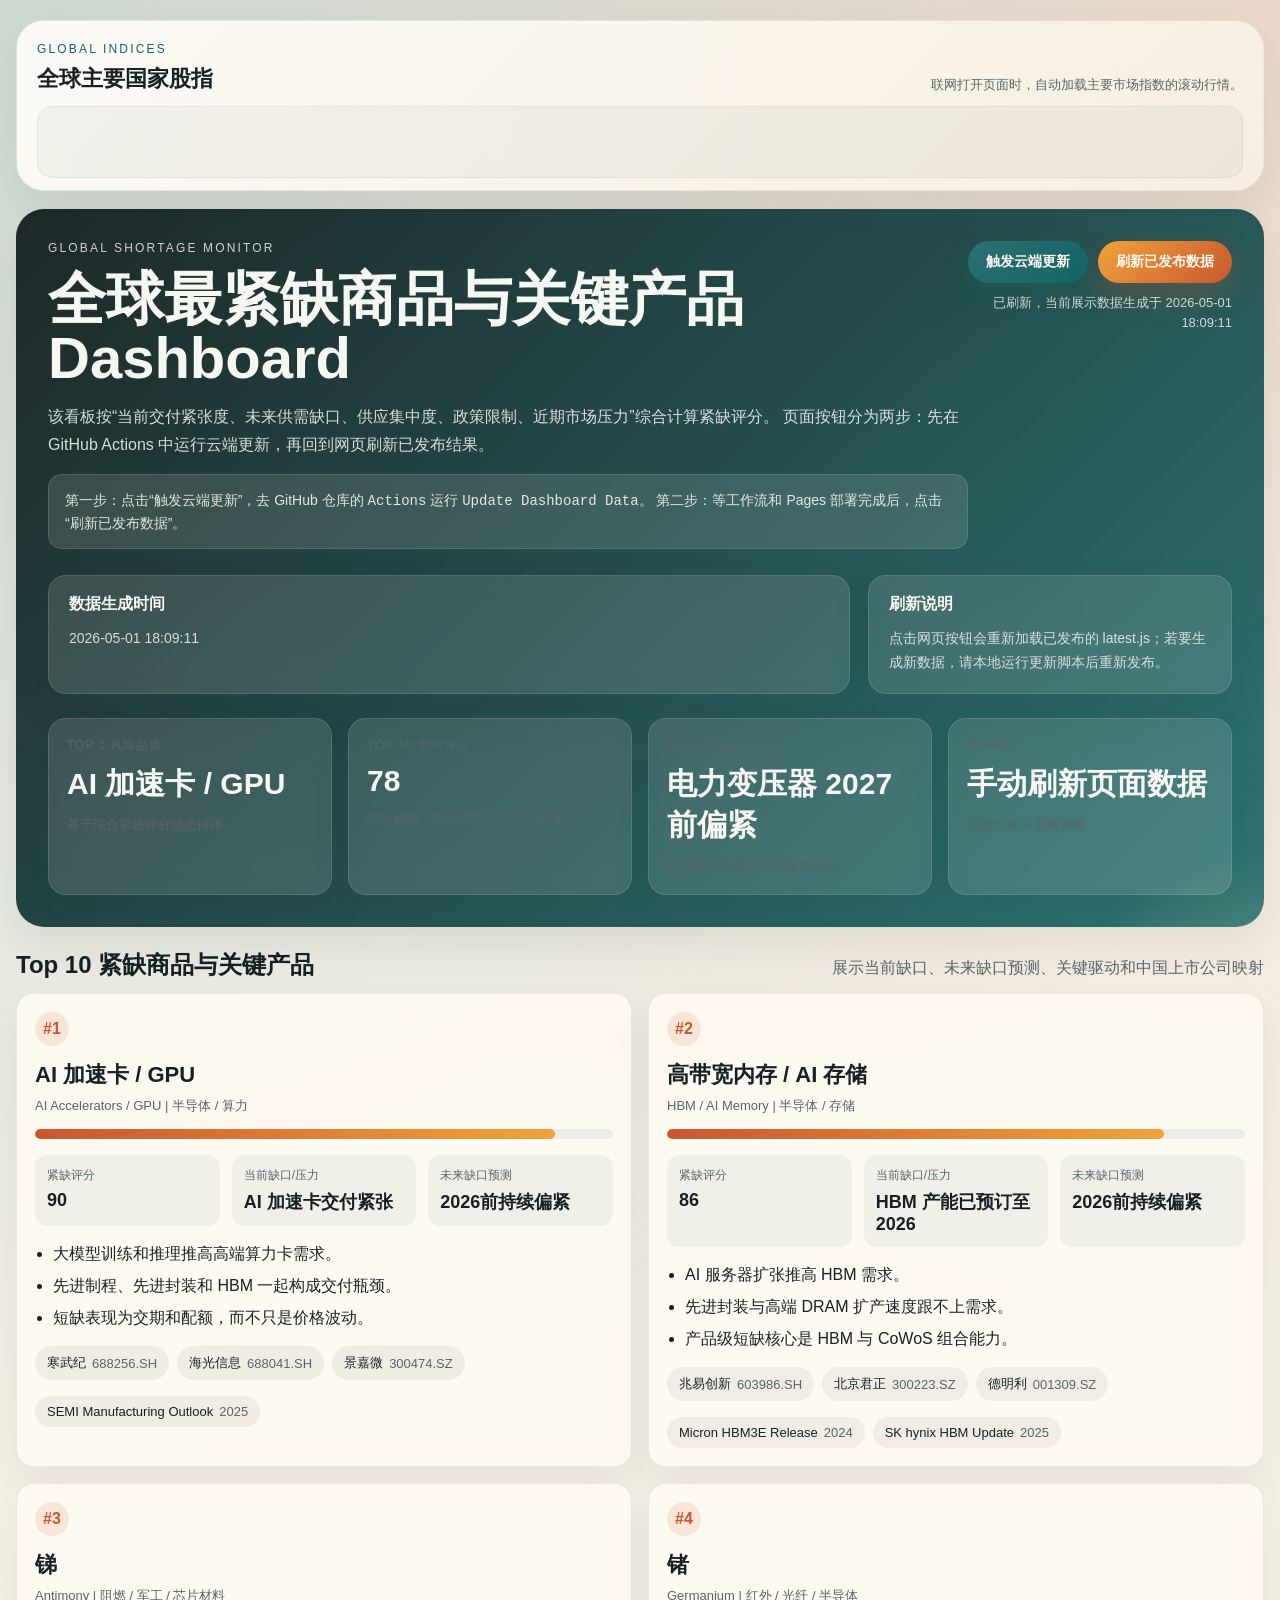
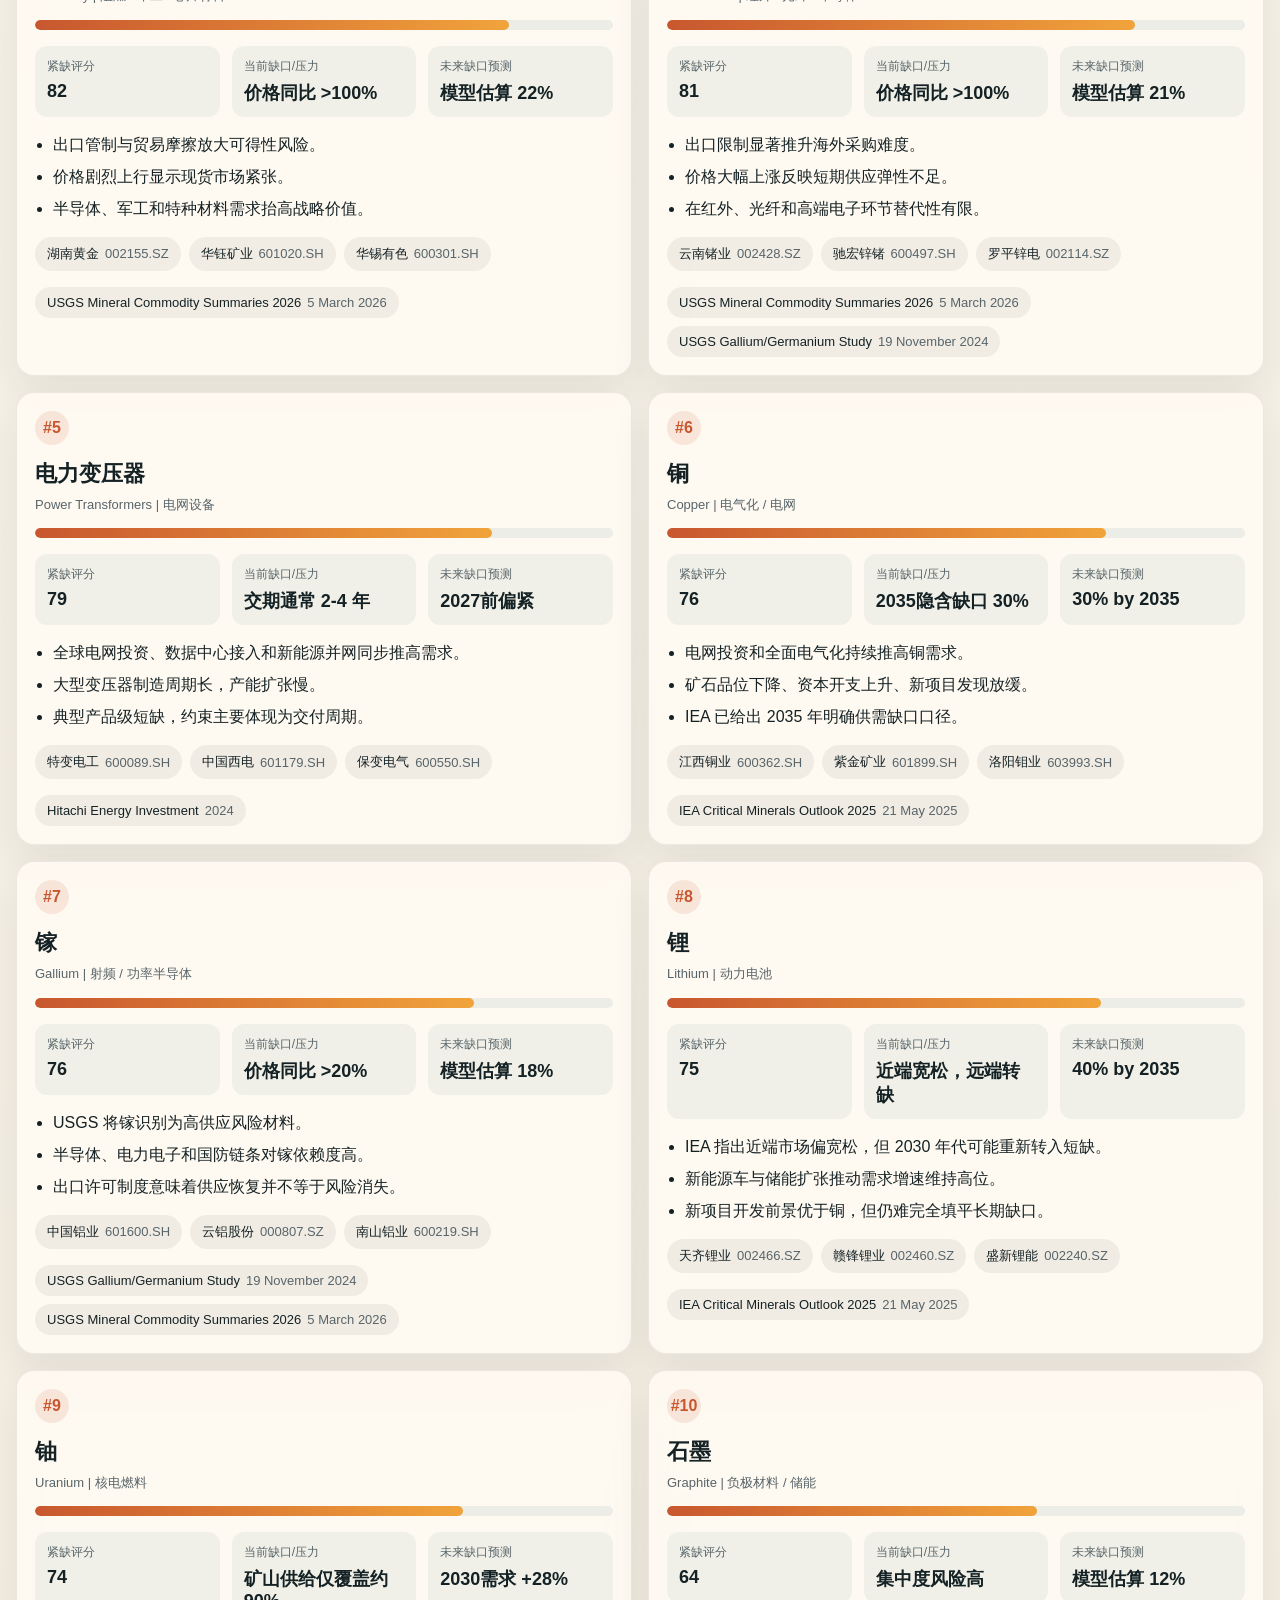
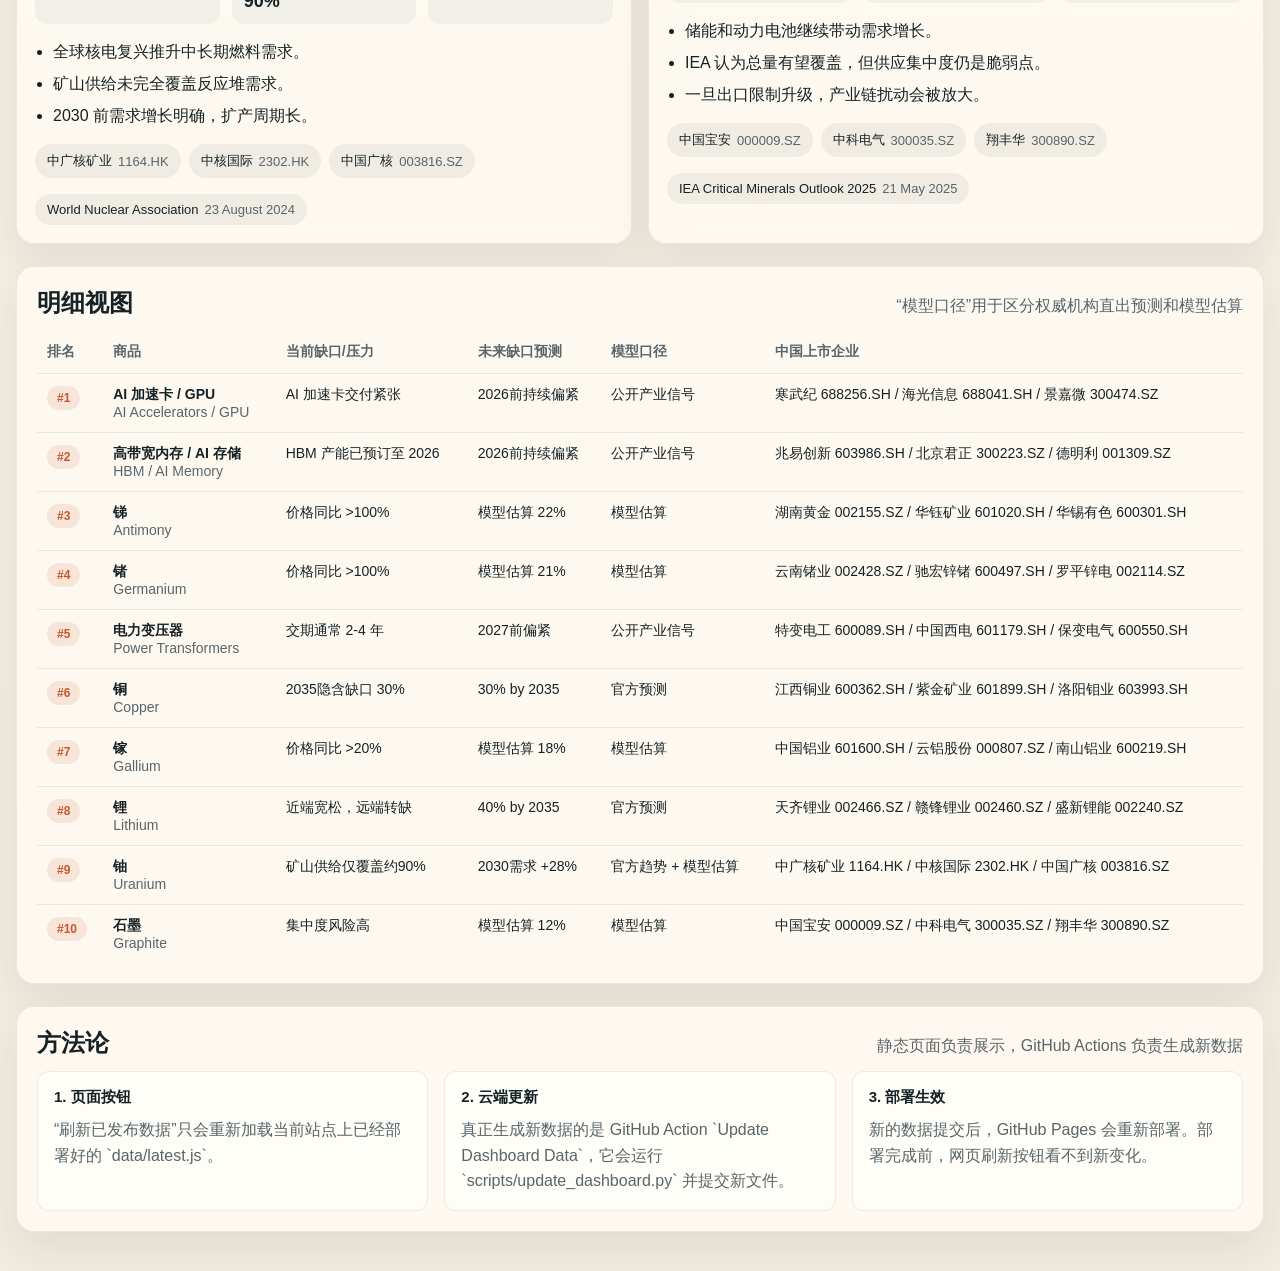
<file: index.html>
<!DOCTYPE html>
<html lang="zh-CN">
  <head>
    <meta charset="UTF-8">
    <meta name="viewport" content="width=device-width, initial-scale=1.0">
    <title>全球紧缺商品与关键产品 Dashboard</title>
    <link rel="stylesheet" href="assets/styles.css">
  </head>
  <body>
    <div class="shell">
      <section class="ticker-strip">
        <div class="ticker-header">
          <div>
            <span class="ticker-label">Global Indices</span>
            <h2>全球主要国家股指</h2>
          </div>
          <p>联网打开页面时，自动加载主要市场指数的滚动行情。</p>
        </div>
        <div class="ticker-widget-shell">
          <div class="tradingview-widget-container">
            <div class="tradingview-widget-container__widget"></div>
            <script type="text/javascript" src="https://s3.tradingview.com/external-embedding/embed-widget-ticker-tape.js" async>
              {
                "symbols": [
                  { "proName": "SP:SPX", "title": "美国 S&P 500" },
                  { "proName": "DJ:DJI", "title": "美国 Dow Jones" },
                  { "proName": "NASDAQ:IXIC", "title": "美国 Nasdaq" },
                  { "proName": "TSX:TSX", "title": "加拿大 TSX" },
                  { "proName": "TVC:UKX", "title": "英国 FTSE 100" },
                  { "proName": "XETR:DAX", "title": "德国 DAX" },
                  { "proName": "TVC:CAC40", "title": "法国 CAC 40" },
                  { "proName": "OSE:NK2251!", "title": "日本 Nikkei 225" },
                  { "proName": "TVC:HSI", "title": "中国香港恒生" },
                  { "proName": "SSE:000001", "title": "中国上证综指" },
                  { "proName": "SZSE:399001", "title": "中国深证成指" },
                  { "proName": "INDEX:KSI", "title": "韩国 KOSPI" },
                  { "proName": "BSE:SENSEX", "title": "印度 Sensex" },
                  { "proName": "ASX:XJO", "title": "澳大利亚 ASX 200" }
                ],
                "showSymbolLogo": false,
                "isTransparent": true,
                "displayMode": "adaptive",
                "colorTheme": "light",
                "locale": "zh_CN"
              }
            </script>
          </div>
        </div>
      </section>

      <section class="hero">
        <div class="hero-topbar">
          <div>
            <div class="eyebrow">Global Shortage Monitor</div>
            <h1>全球最紧缺商品与关键产品 Dashboard</h1>
          </div>
          <div class="hero-actions">
            <div class="button-row">
              <button id="trigger-update-button" class="refresh-button secondary-button" type="button">触发云端更新</button>
              <button id="refresh-button" class="refresh-button" type="button">刷新已发布数据</button>
            </div>
            <div id="refresh-status" class="refresh-status">等待加载数据</div>
          </div>
        </div>
        <p>
          该看板按“当前交付紧张度、未来供需缺口、供应集中度、政策限制、近期市场压力”综合计算紧缺评分。
          页面按钮分为两步：先在 GitHub Actions 中运行云端更新，再回到网页刷新已发布结果。
        </p>
        <div class="hero-note">
          第一步：点击“触发云端更新”，去 GitHub 仓库的 <code>Actions</code> 运行 <code>Update Dashboard Data</code>。
          第二步：等工作流和 Pages 部署完成后，点击“刷新已发布数据”。
        </div>

        <div class="hero-grid">
          <div class="hero-panel">
            <h3>数据生成时间</h3>
            <p id="run-date">加载中...</p>
          </div>
          <div class="hero-panel">
            <h3>刷新说明</h3>
            <p id="source-note">加载中...</p>
          </div>
        </div>

        <div class="stats">
          <div class="stat hero-panel">
            <span class="label">Top 1 风险品类</span>
            <span class="value" id="top-risk">--</span>
            <span class="sub">基于综合紧缺评分动态排序</span>
          </div>
          <div class="stat hero-panel">
            <span class="label">Top 10 平均评分</span>
            <span class="value" id="avg-score">--</span>
            <span class="sub">评分越高，表示潜在供给冲击越强</span>
          </div>
          <div class="stat hero-panel">
            <span class="label">最大未来缺口</span>
            <span class="value" id="future-gap">--</span>
            <span class="sub">优先展示权威机构明确预测值</span>
          </div>
          <div class="stat hero-panel">
            <span class="label">更新模式</span>
            <span class="value" id="update-mode">--</span>
            <span class="sub">云端生成 + 页面刷新</span>
          </div>
        </div>
      </section>

      <section class="section">
        <div class="section-header">
          <h2>Top 10 紧缺商品与关键产品</h2>
          <p>展示当前缺口、未来缺口预测、关键驱动和中国上市公司映射</p>
        </div>
        <div id="ranking-grid" class="ranking-grid"></div>
      </section>

      <section class="section">
        <div class="table-card">
          <div class="section-header">
            <h2>明细视图</h2>
            <p>“模型口径”用于区分权威机构直出预测和模型估算</p>
          </div>
          <table>
            <thead>
              <tr>
                <th>排名</th>
                <th>商品</th>
                <th>当前缺口/压力</th>
                <th>未来缺口预测</th>
                <th>模型口径</th>
                <th>中国上市企业</th>
              </tr>
            </thead>
            <tbody id="detail-table-body"></tbody>
          </table>
        </div>
      </section>

      <section class="section">
        <div class="method-card">
          <div class="section-header">
            <h2>方法论</h2>
            <p>静态页面负责展示，GitHub Actions 负责生成新数据</p>
          </div>
          <div class="method-grid">
            <div class="method-block">
              <h4>1. 页面按钮</h4>
              <p>“刷新已发布数据”只会重新加载当前站点上已经部署好的 `data/latest.js`。</p>
            </div>
            <div class="method-block">
              <h4>2. 云端更新</h4>
              <p>真正生成新数据的是 GitHub Action `Update Dashboard Data`，它会运行 `scripts/update_dashboard.py` 并提交新文件。</p>
            </div>
            <div class="method-block">
              <h4>3. 部署生效</h4>
              <p>新的数据提交后，GitHub Pages 会重新部署。部署完成前，网页刷新按钮看不到新变化。</p>
            </div>
          </div>
        </div>
      </section>
    </div>

    <script src="assets/app.js"></script>
  </body>
</html>
</file>
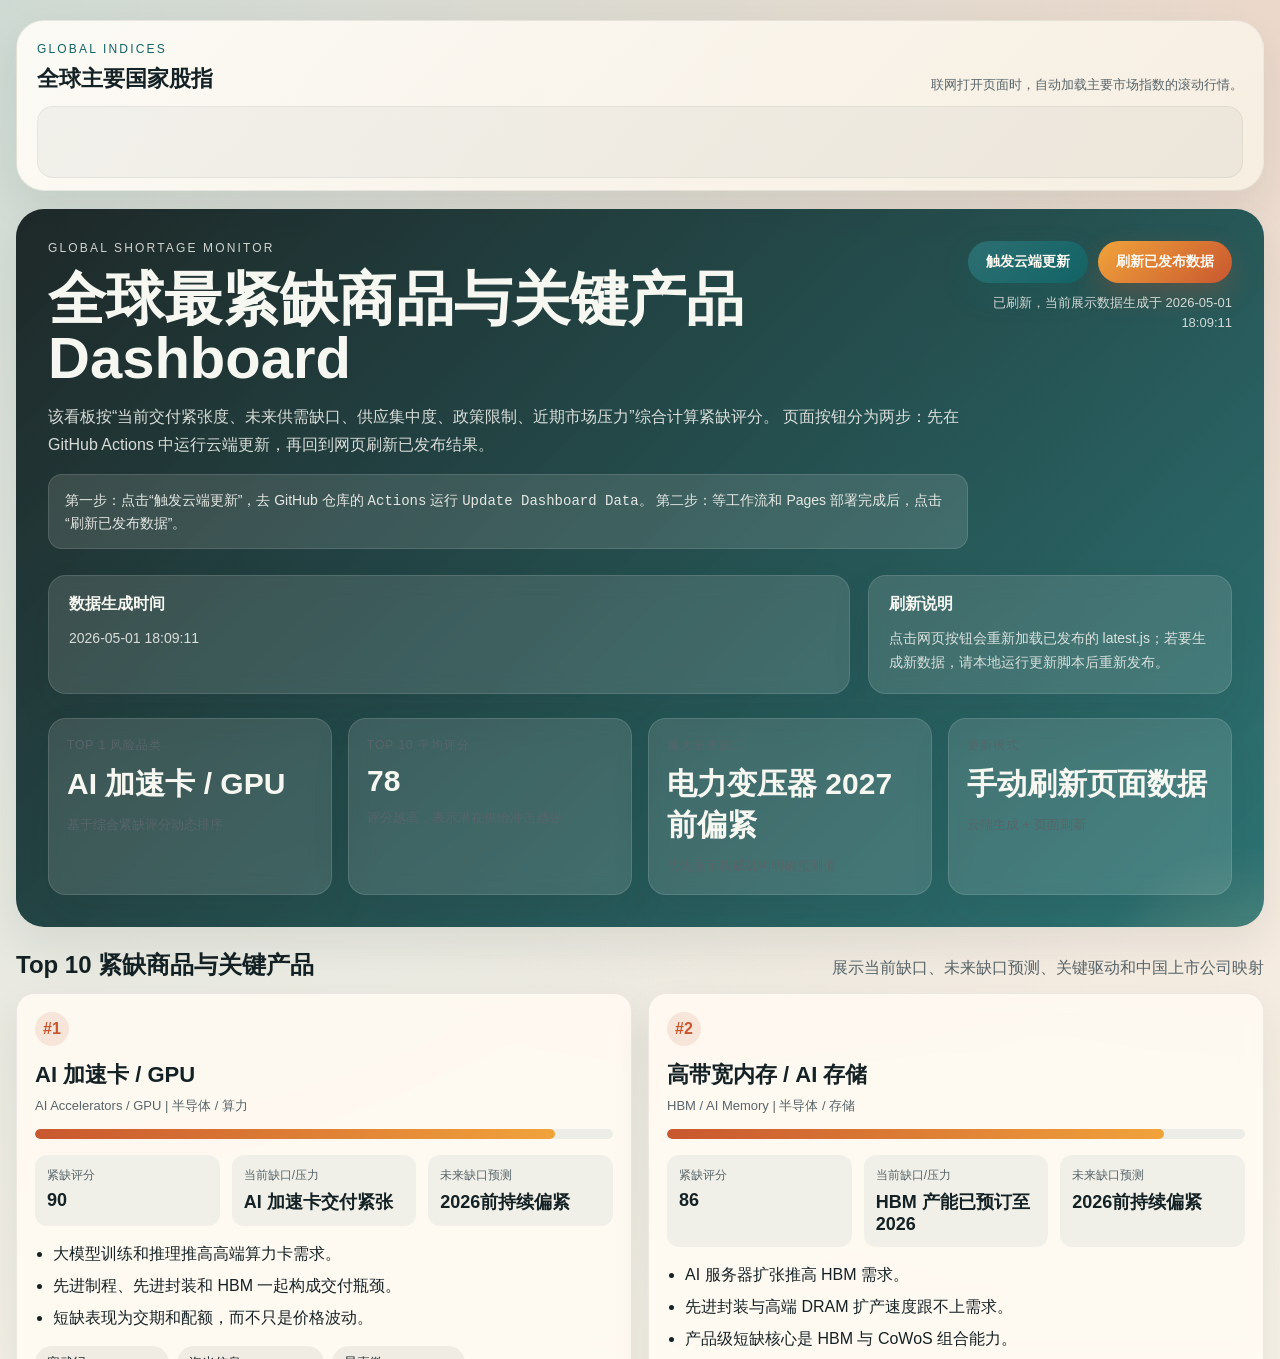
<file: dashboard.html>
<!DOCTYPE html>
<html lang="zh-CN">
  <head>
    <meta charset="UTF-8">
    <meta http-equiv="refresh" content="0; url=./index.html">
    <meta name="viewport" content="width=device-width, initial-scale=1.0">
    <title>Redirecting...</title>
  </head>
  <body>
    <p>Redirecting to <a href="./index.html">index.html</a>...</p>
  </body>
</html>
</file>
<file: assets/styles.css>
:root {
  --bg: #f5efe3;
  --surface: rgba(255, 250, 242, 0.9);
  --surface-strong: #fffdf7;
  --surface-dark: #162020;
  --text: #152225;
  --muted: #58656a;
  --accent: #c8572f;
  --accent-soft: rgba(200, 87, 47, 0.12);
  --accent-alt: #116466;
  --border: rgba(21, 34, 37, 0.08);
  --shadow: 0 18px 40px rgba(21, 34, 37, 0.08);
  --radius-lg: 28px;
  --radius-md: 18px;
  --radius-sm: 12px;
}

* {
  box-sizing: border-box;
}

html,
body {
  margin: 0;
  padding: 0;
  font-family: "Segoe UI", "PingFang SC", "Noto Sans SC", sans-serif;
  color: var(--text);
  background:
    radial-gradient(circle at top left, rgba(17, 100, 102, 0.18), transparent 32%),
    radial-gradient(circle at top right, rgba(200, 87, 47, 0.16), transparent 28%),
    linear-gradient(180deg, #f8f4eb 0%, #f2ecdf 100%);
}

body {
  min-height: 100vh;
}

.shell {
  width: min(1440px, calc(100vw - 32px));
  margin: 20px auto 40px;
}

.ticker-strip {
  margin-bottom: 18px;
  padding: 18px 20px 12px;
  border-radius: var(--radius-lg);
  background: linear-gradient(135deg, rgba(255, 253, 247, 0.92), rgba(247, 240, 227, 0.92));
  border: 1px solid var(--border);
  box-shadow: var(--shadow);
}

.ticker-header {
  display: flex;
  align-items: end;
  justify-content: space-between;
  gap: 20px;
  margin-bottom: 12px;
}

.ticker-label {
  display: inline-block;
  font-size: 12px;
  letter-spacing: 0.18em;
  text-transform: uppercase;
  color: var(--accent-alt);
  margin-bottom: 8px;
}

.ticker-header h2 {
  margin: 0;
  font-size: 22px;
}

.ticker-header p {
  margin: 0;
  max-width: 420px;
  color: var(--muted);
  line-height: 1.5;
  font-size: 13px;
}

.ticker-widget-shell {
  border-radius: 16px;
  overflow: hidden;
  background: rgba(21, 34, 37, 0.04);
  border: 1px solid rgba(21, 34, 37, 0.06);
  min-height: 72px;
}

.tradingview-widget-container {
  width: 100%;
}

.hero {
  padding: 32px;
  border-radius: var(--radius-lg);
  background:
    linear-gradient(135deg, rgba(22, 32, 32, 0.96), rgba(17, 100, 102, 0.88)),
    linear-gradient(135deg, rgba(255, 255, 255, 0.08), rgba(255, 255, 255, 0));
  color: #f7f7f2;
  box-shadow: var(--shadow);
  position: relative;
  overflow: hidden;
}

.hero::after {
  content: "";
  position: absolute;
  inset: auto -12% -35% auto;
  width: 340px;
  height: 340px;
  background: radial-gradient(circle, rgba(255, 222, 164, 0.22), transparent 68%);
  pointer-events: none;
}

.eyebrow {
  letter-spacing: 0.18em;
  text-transform: uppercase;
  font-size: 12px;
  opacity: 0.82;
  margin-bottom: 14px;
}

.hero h1 {
  margin: 0;
  font-size: clamp(34px, 5vw, 58px);
  line-height: 1.02;
  max-width: 920px;
}

.hero p {
  max-width: 920px;
  margin: 16px 0 0;
  color: rgba(247, 247, 242, 0.86);
  line-height: 1.7;
}

.hero-grid {
  display: grid;
  grid-template-columns: 2.2fr 1fr;
  gap: 18px;
  margin-top: 26px;
}

.hero-panel,
.card,
.table-card,
.method-card,
.footer-note {
  background: var(--surface);
  border: 1px solid var(--border);
  border-radius: var(--radius-md);
  box-shadow: var(--shadow);
  backdrop-filter: blur(10px);
}

.hero-panel {
  padding: 18px 20px;
  background: rgba(255, 250, 242, 0.12);
  border-color: rgba(255, 255, 255, 0.12);
}

.hero-panel h3,
.card h3,
.table-card h3,
.method-card h3 {
  margin: 0 0 12px;
  font-size: 16px;
}

.hero-panel p {
  margin: 0;
  font-size: 14px;
  color: rgba(247, 247, 242, 0.84);
}

.stats {
  display: grid;
  grid-template-columns: repeat(4, minmax(0, 1fr));
  gap: 16px;
  margin-top: 24px;
}

.stat {
  padding: 18px;
}

.stat .label {
  display: block;
  font-size: 12px;
  letter-spacing: 0.08em;
  text-transform: uppercase;
  color: var(--muted);
}

.stat .value {
  display: block;
  font-size: 30px;
  font-weight: 700;
  margin-top: 10px;
}

.stat .sub {
  display: block;
  margin-top: 10px;
  color: var(--muted);
  line-height: 1.5;
  font-size: 13px;
}

.section {
  margin-top: 22px;
}

.section-header {
  display: flex;
  align-items: baseline;
  justify-content: space-between;
  gap: 20px;
  margin-bottom: 12px;
}

.section-header h2 {
  margin: 0;
  font-size: 24px;
}

.section-header p {
  margin: 0;
  color: var(--muted);
}

.ranking-grid {
  display: grid;
  grid-template-columns: repeat(2, minmax(0, 1fr));
  gap: 16px;
}

.card {
  padding: 18px;
}

.rank {
  display: inline-flex;
  align-items: center;
  justify-content: center;
  width: 34px;
  height: 34px;
  border-radius: 999px;
  background: var(--accent-soft);
  color: var(--accent);
  font-weight: 700;
}

.commodity-name {
  font-size: 22px;
  font-weight: 700;
  margin: 14px 0 6px;
}

.commodity-meta {
  color: var(--muted);
  font-size: 13px;
  line-height: 1.5;
}

.score-bar {
  margin-top: 14px;
  border-radius: 999px;
  background: rgba(17, 100, 102, 0.08);
  overflow: hidden;
  height: 10px;
}

.score-fill {
  height: 100%;
  border-radius: 999px;
  background: linear-gradient(90deg, var(--accent) 0%, #f1a33b 100%);
}

.metrics {
  display: grid;
  grid-template-columns: repeat(3, minmax(0, 1fr));
  gap: 12px;
  margin-top: 16px;
}

.metric {
  padding: 12px;
  border-radius: var(--radius-sm);
  background: rgba(17, 100, 102, 0.06);
}

.metric .key {
  display: block;
  font-size: 12px;
  color: var(--muted);
}

.metric .val {
  display: block;
  margin-top: 6px;
  font-size: 18px;
  font-weight: 700;
}

.bullets {
  margin: 16px 0 0;
  padding-left: 18px;
  color: var(--text);
}

.bullets li {
  margin: 8px 0;
  line-height: 1.5;
}

.company-list,
.source-list {
  display: flex;
  flex-wrap: wrap;
  gap: 8px;
  margin-top: 16px;
}

.pill {
  display: inline-flex;
  gap: 6px;
  align-items: center;
  padding: 8px 12px;
  border-radius: 999px;
  background: rgba(21, 34, 37, 0.06);
  color: var(--text);
  text-decoration: none;
  font-size: 13px;
}

.pill span {
  color: var(--muted);
}

.table-card,
.method-card,
.footer-note {
  padding: 20px;
}

table {
  width: 100%;
  border-collapse: collapse;
}

th,
td {
  text-align: left;
  padding: 12px 10px;
  border-bottom: 1px solid rgba(21, 34, 37, 0.08);
  vertical-align: top;
  font-size: 14px;
}

th {
  color: var(--muted);
  font-weight: 600;
}

tbody tr:last-child td {
  border-bottom: none;
}

.chip {
  display: inline-flex;
  align-items: center;
  padding: 5px 10px;
  border-radius: 999px;
  background: rgba(200, 87, 47, 0.12);
  color: var(--accent);
  font-size: 12px;
  font-weight: 600;
}

.muted {
  color: var(--muted);
}

.method-grid {
  display: grid;
  grid-template-columns: repeat(3, minmax(0, 1fr));
  gap: 16px;
}

.method-block {
  padding: 16px;
  background: var(--surface-strong);
  border-radius: var(--radius-sm);
  border: 1px solid var(--border);
}

.method-block h4 {
  margin: 0 0 10px;
  font-size: 15px;
}

.method-block p,
.footer-note p {
  margin: 0;
  color: var(--muted);
  line-height: 1.6;
}

.footer-note {
  margin-top: 20px;
}

@media (max-width: 1100px) {
  .hero-grid,
  .ranking-grid,
  .method-grid {
    grid-template-columns: 1fr;
  }

  .stats,
  .metrics {
    grid-template-columns: repeat(2, minmax(0, 1fr));
  }
}

@media (max-width: 720px) {
  .shell {
    width: min(100vw - 20px, 100%);
    margin: 10px auto 24px;
  }

  .hero,
  .card,
  .table-card,
  .method-card,
  .footer-note,
  .ticker-strip {
    padding: 16px;
  }

  .hero h1 {
    font-size: 34px;
  }

  .stats,
  .metrics {
    grid-template-columns: 1fr;
  }

  .section-header {
    flex-direction: column;
    align-items: flex-start;
  }

  .ticker-header {
    flex-direction: column;
    align-items: flex-start;
  }

  th,
  td {
    padding: 10px 8px;
    font-size: 13px;
  }
}

.hero-topbar {
  display: flex;
  align-items: flex-start;
  justify-content: space-between;
  gap: 20px;
}

.hero-actions {
  display: flex;
  flex-direction: column;
  align-items: flex-end;
  gap: 10px;
  min-width: 220px;
}

.refresh-button {
  appearance: none;
  border: none;
  border-radius: 999px;
  background: linear-gradient(135deg, #f1a33b 0%, #c8572f 100%);
  color: #fffaf2;
  padding: 12px 18px;
  font-size: 14px;
  font-weight: 700;
  cursor: pointer;
  box-shadow: 0 12px 28px rgba(200, 87, 47, 0.28);
}

.refresh-button:disabled {
  opacity: 0.65;
  cursor: wait;
}

.refresh-status {
  text-align: right;
  color: rgba(247, 247, 242, 0.82);
  font-size: 13px;
  line-height: 1.5;
}

@media (max-width: 720px) {
  .hero-topbar,
  .hero-actions {
    flex-direction: column;
    align-items: flex-start;
  }

  .refresh-status {
    text-align: left;
  }
}

.hero-note {
  margin-top: 16px;
  max-width: 920px;
  padding: 14px 16px;
  border-radius: 14px;
  background: rgba(255, 250, 242, 0.12);
  border: 1px solid rgba(255, 255, 255, 0.12);
  color: rgba(247, 247, 242, 0.9);
  line-height: 1.6;
  font-size: 14px;
}

.button-row {
  display: flex;
  gap: 10px;
  flex-wrap: wrap;
  justify-content: flex-end;
}

.secondary-button {
  background: linear-gradient(135deg, #2e6f72 0%, #116466 100%);
  box-shadow: 0 12px 28px rgba(17, 100, 102, 0.22);
}

@media (max-width: 720px) {
  .button-row {
    justify-content: flex-start;
  }
}
</file>
